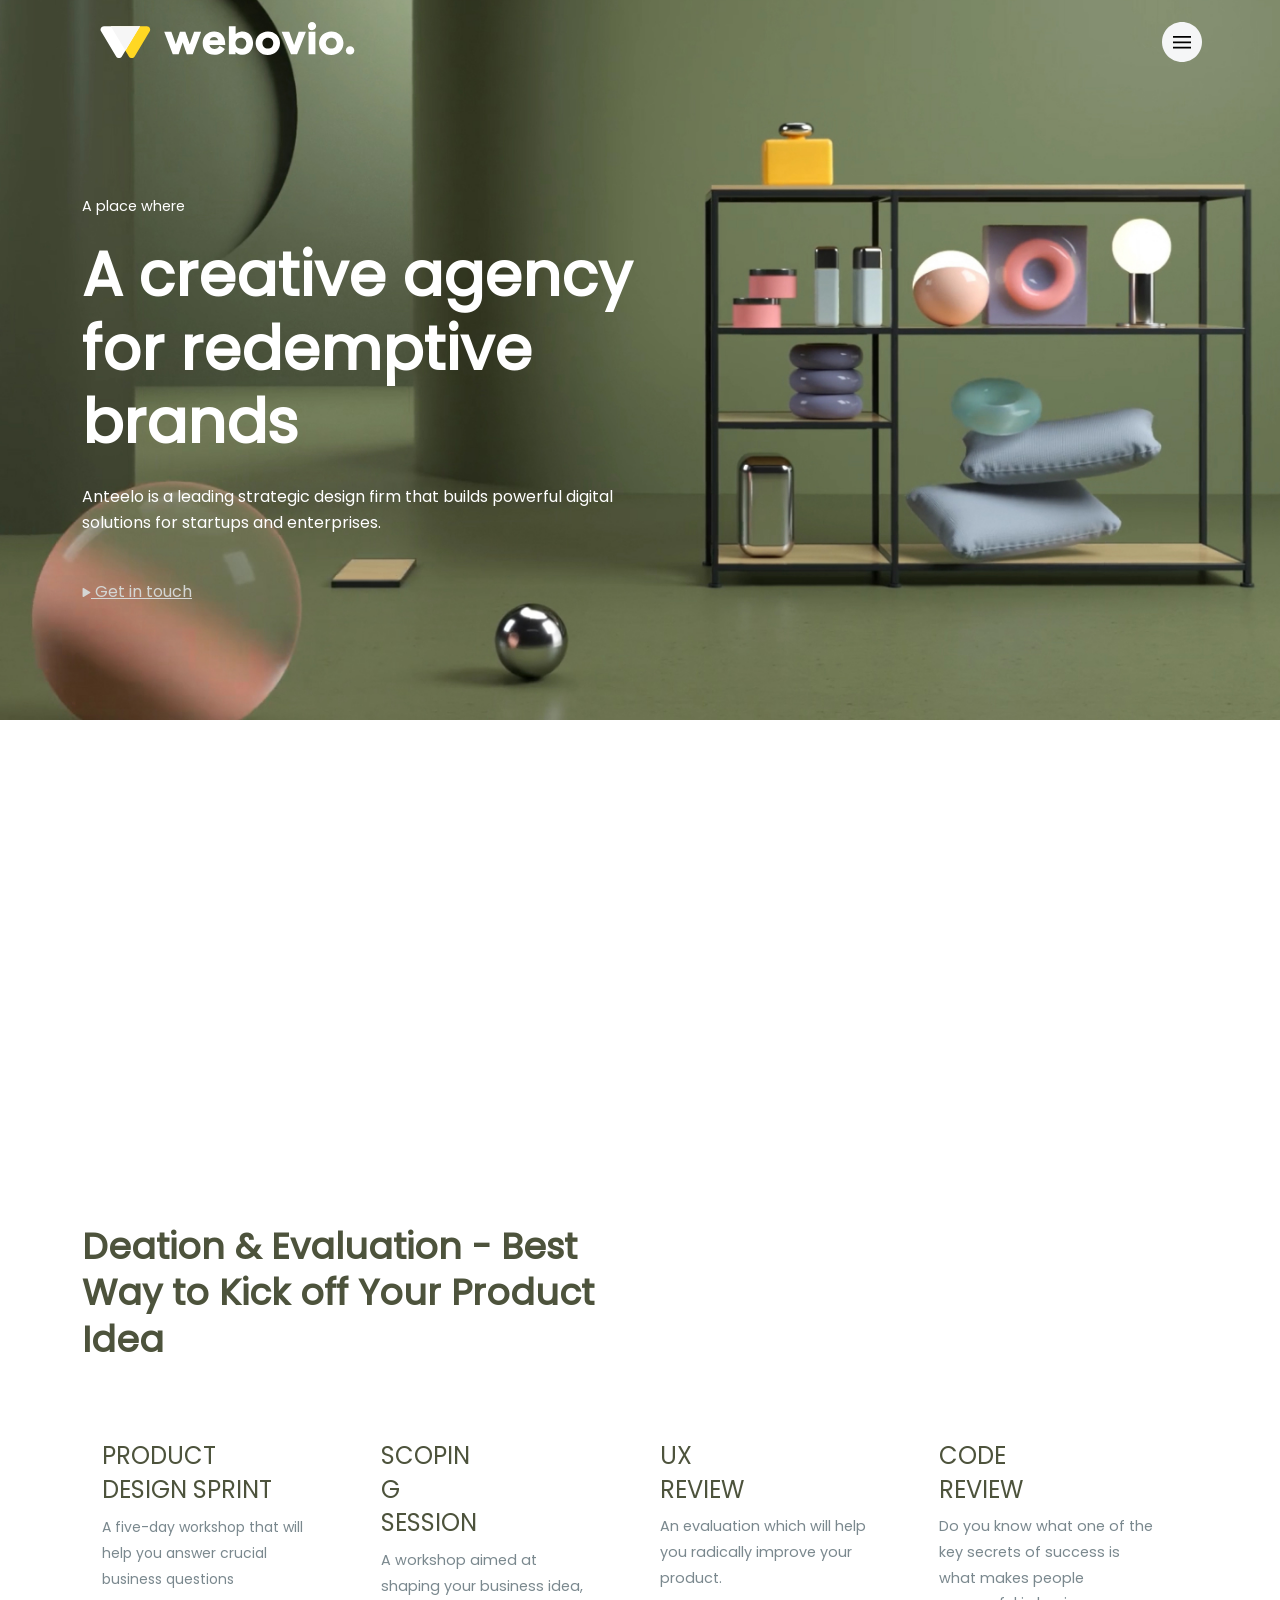
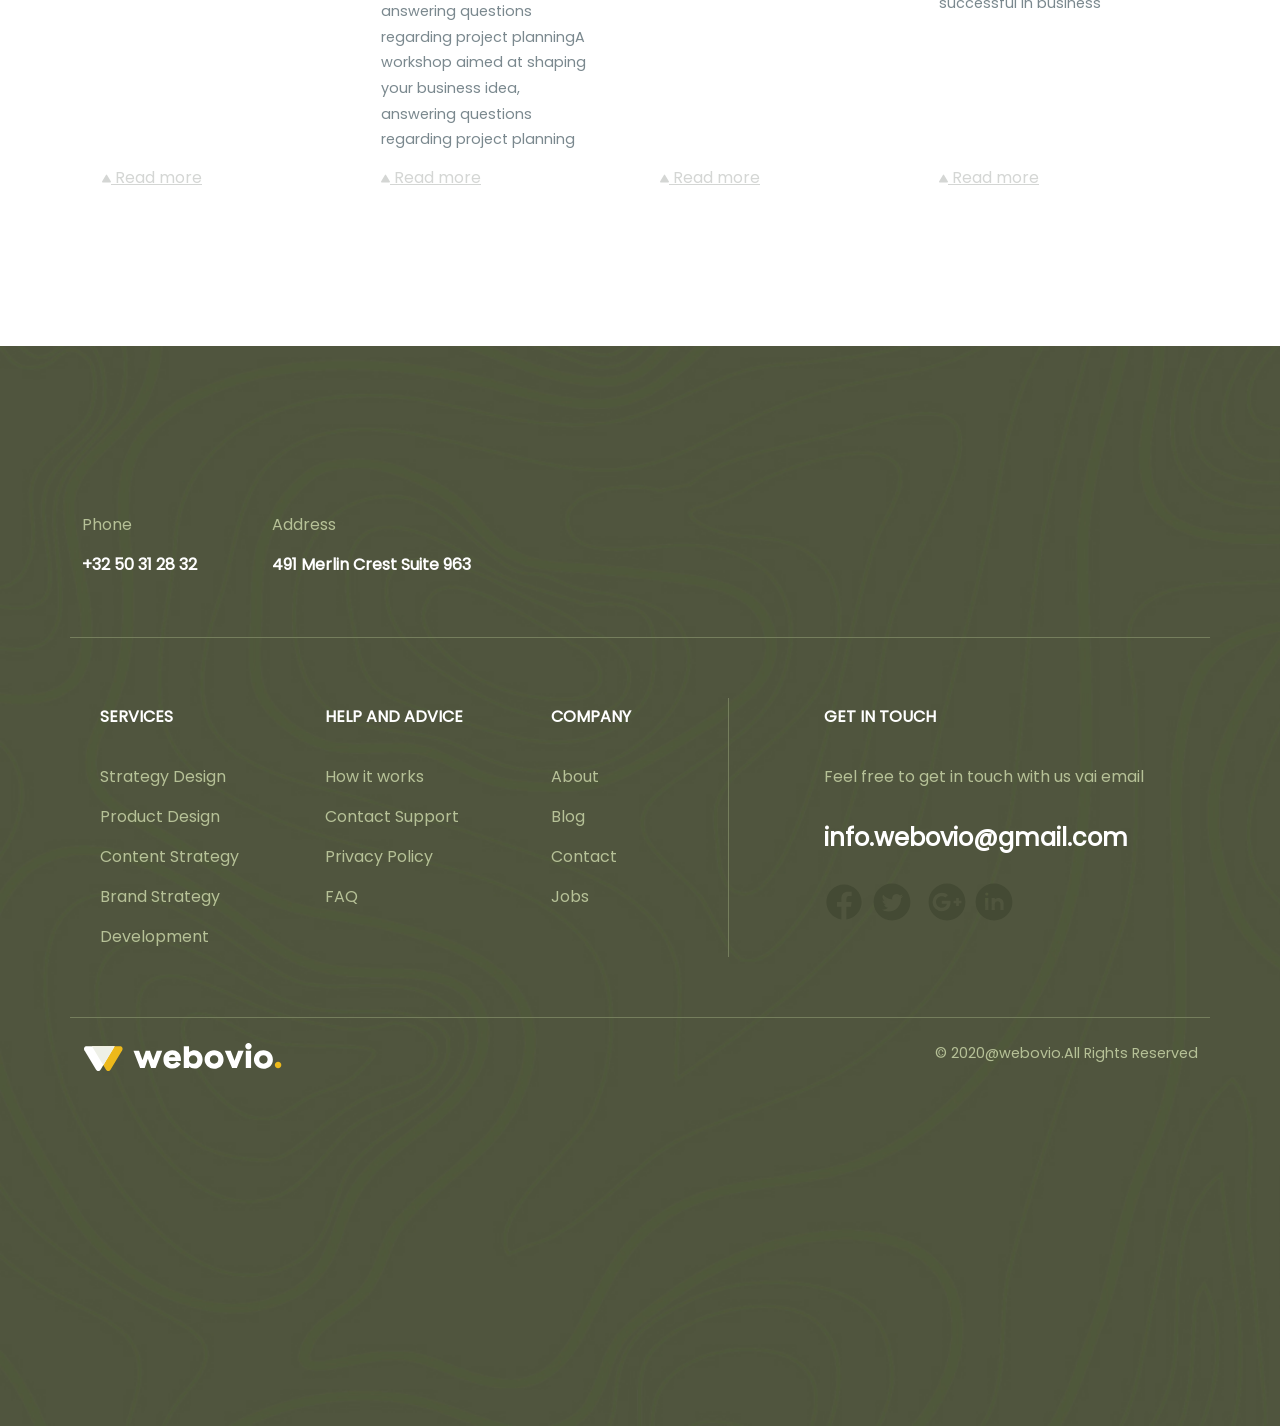
<file: index.html>
<!DOCTYPE html>
<html lang="en">
<head>
    <meta charset="UTF-8">
    <meta http-equiv="X-UA-Compatible" content="IE=edge">
    <meta name="viewport" content="width=device-width, initial-scale=1.0">
    <title>Document</title>
    <link rel="stylesheet" href="./fonts/stylesheet.css">
    <link rel="stylesheet" href="./bootstrap-5.2.2-dist/css/bootstrap.min.css">
    <link rel="stylesheet" href="css/mystyles.css">
</head>
<body>
 <div class="image-fluid">
  <div class="container">
    <div class="row">
      <nav class="navbar navbar-light bg-light p-0">
        <div class="container">
          <a class="navbar-brand" href="#">
            <img src="./img/logo.svg" alt="" class="brand-size">
          </a>
         <div class="btn border-0">
          <svg width="40" height="40" class="menu-size" viewBox="0 0 40 40" fill="none" xmlns="http://www.w3.org/2000/svg">
            <path d="M20 40C31.0457 40 40 31.0457 40 20C40 8.9543 31.0457 0 20 0C8.9543 0 0 8.9543 0 20C0 31.0457 8.9543 40 20 40Z" fill="#F5F6F7"/>
            <path fill-rule="evenodd" clip-rule="evenodd" d="M11 14V15.8H29V14H11ZM11 19.4V21.2H29V19.4H11ZM11 26.6V24.8H29V26.6H11Z" fill="black"/>
            </svg>
         </div>
        </div>
      </nav>
      <div id="body">
        <div class="mytext">A place where</div>
        <div class="col-lg-6 col-md-8 col-sm-8 myheading"> A creative agency for redemptive brands</div>
        <div class="mytext2 col-6">Anteelo is a leading strategic design firm that builds powerful digital solutions for startups and enterprises.</div>
          <a href="#" class="card-link"><div class="bi bi-triangle-fill d-inline ">
            <svg xmlns="http://www.w3.org/2000/svg" class="triangle" width="9" height="13" fill="currentColor" class="bi bi-triangle-fill" viewBox="0 0 16 16">
              <path fill-rule="evenodd" d="M7.022 1.566a1.13 1.13 0 0 1 1.96 0l6.857 11.667c.457.778-.092 1.767-.98 1.767H1.144c-.889 0-1.437-.99-.98-1.767L7.022 1.566z"/>
            </svg></div> Get in touch</a>
      </div>
    </div>
  </div>
 </div>
 <div class="container mt-5 mb-5">
  <div class="row" id="body2">
    <div class="col-lg-6 col-md-12 col-sm-12" id="h1">Deation & Evaluation - Best Way to Kick off Your Product Idea</div>
    <div class="row">
      <div class="card col-lg-3 col-md-6 col-sm-12 border-0">
        <div class="card-body d-flex flex-column">
          <h5 class="card-title col-10">Product Design Sprint</h5>
          <p class="card-text" id="grey">A five-day workshop that will help you answer crucial business questions</p>
          <a href="#" class="card-link mt-auto"><div class="bi bi-triangle-fill d-inline ">
            <svg xmlns="http://www.w3.org/2000/svg" class="bii" width="9" height="13" fill="currentColor" class="bi bi-triangle-fill" viewBox="0 0 16 16">
              <path fill-rule="evenodd" d="M7.022 1.566a1.13 1.13 0 0 1 1.96 0l6.857 11.667c.457.778-.092 1.767-.98 1.767H1.144c-.889 0-1.437-.99-.98-1.767L7.022 1.566z"/>
            </svg></div> Read more</a>
        </div>
      </div>
      <div class="card col-lg-3 col-md-6 col-sm-12  border-0">
        <div class="card-body d-flex flex-column">
          <h5 class="card-title col-6">Scoping Session</h5>
          <p class="card-text" id="grey-bold">A workshop aimed at shaping your business idea, answering questions regarding project planningA workshop aimed at shaping your business idea, answering questions regarding project planning</p>
          <a href="#" class="card-link mt-auto"><div class="bi bi-triangle-fill d-inline ">
            <svg xmlns="http://www.w3.org/2000/svg" class="bii" width="9" height="13" fill="currentColor" class="bi bi-triangle-fill" viewBox="0 0 16 16">
              <path fill-rule="evenodd" d="M7.022 1.566a1.13 1.13 0 0 1 1.96 0l6.857 11.667c.457.778-.092 1.767-.98 1.767H1.144c-.889 0-1.437-.99-.98-1.767L7.022 1.566z"/>
            </svg></div> Read more</a>
        </div>
      </div>
      <div class="card col-lg-3 col-md-6 col-sm-12  border-0">
        <div class="card-body d-flex flex-column">
          <h5 class="card-title col-6">UX Review</h5>
          <p class="card-text" id="grey-bold">An evaluation which will help you radically improve your product.</p>
          <a href="#" class="card-link mt-auto"><div class="bi bi-triangle-fill d-inline ">
            <svg xmlns="http://www.w3.org/2000/svg" class="bii" width="9" height="13" fill="currentColor" class="bi bi-triangle-fill" viewBox="0 0 16 16">
              <path fill-rule="evenodd" d="M7.022 1.566a1.13 1.13 0 0 1 1.96 0l6.857 11.667c.457.778-.092 1.767-.98 1.767H1.144c-.889 0-1.437-.99-.98-1.767L7.022 1.566z"/>
            </svg></div> Read more</a>
        </div>
      </div>
      <div class="card col-lg-3 col-md-6 col-sm-12 col border-0">
        <div class="card-body d-flex flex-column">
          <h5 class="card-title col-6">Code Review</h5>
          <p class="card-text" id="grey-bold">Do you know what one of the key secrets of success 
            is what makes people successful in business</p>
            <a href="#" class="card-link mt-auto"><div class="bi bi-triangle-fill d-inline ">
              <svg xmlns="http://www.w3.org/2000/svg" class="bii" width="9" height="13" fill="currentColor" class="bi bi-triangle-fill" viewBox="0 0 16 16">
                <path fill-rule="evenodd" d="M7.022 1.566a1.13 1.13 0 0 1 1.96 0l6.857 11.667c.457.778-.092 1.767-.98 1.767H1.144c-.889 0-1.437-.99-.98-1.767L7.022 1.566z"/>
              </svg></div> Read more</a>
          </div>
      </div>
  
    </div>
  </div>
 </div>
 <div class="container-fluid bg-image pt-5">
  <div class="container">
    <div class="row" id="contacts">
      <div class="col-lg-2 col-md-5 col-sm-12">
        <div id="title">Phone</div>
        <div id="number">+32 50 31 28 32</div>
      </div>
      <div class="col-lg-3 col-md-5 col-sm-12">
        <div id="title">Address</div>
        <div id="number">491 Merlin Crest Suite 963</div>
      </div>
    </div>
    <div class="row border-top border-bottom justify-content-around" id="footer">
      <section class="col-lg-2 col-md-6 col-sm-12 ">
       <div id="headings">Services</div>
       <div id="line1">
         <p class="marg"><a href="" class="text-reset">Strategy Design</a></p>
         <p class="marg"><a href="" class="text-reset">Product Design</a></p>
         <p class="marg"><a href="" class="text-reset">Content Strategy</a></p>
         <p class="marg"><a href="" class="text-reset">Brand Strategy</a></p>
         <p class="marg"><a href="" class="text-reset">Development</a></p>
       </div>
      </section>
      <section class="col-lg-2 col-md-6 col-sm-12">
       <div id="headings">Help And Advice</div>
       <div id="line1">
        <p class="marg"><a href="" class="text-reset">How it works</a></p>
         <p class="marg"><a href="" class="text-reset">Contact Support</a></p>
         <p class="marg"><a href="" class="text-reset">Privacy Policy</a></p>
         <p class="marg"><a href="" class="text-reset">FAQ</a></p>
       </div>
      </section>
      <section class="col-lg-2 col-md-6 col-sm-12 border-end">
       <div id="headings">Company</div>
       <div id="line1">
        <p class="marg"><a href="" class="text-reset">About</a></p>
        <p class="marg"><a href="" class="text-reset">Blog</a></p>
        <p class="marg"><a href="" class="text-reset">Contact</a></p>
        <p class="marg"><a href="" class="text-reset">Jobs</a></p>
       </div>
      </section>
      <section class="col-lg-4 col-md-6 col-sm-12 ms-lg-5 ms-md-0 ms-sm-0">
       <div id="headings">Get in Touch</div>
       <div id="line1">Feel free to get in touch with us vai email</div>
       <div id="line2">info.webovio@gmail.com</div>
      <div class="d-flex gap-2">
        <div>
          <svg fill="#444A34" class="icon" xmlns="http://www.w3.org/2000/svg"  viewBox="0 0 50 50" width="40px" height="40px">
            <path d="M25,3C12.85,3,3,12.85,3,25c0,11.03,8.125,20.137,18.712,21.728V30.831h-5.443v-5.783h5.443v-3.848 c0-6.371,3.104-9.168,8.399-9.168c2.536,0,3.877,0.188,4.512,0.274v5.048h-3.612c-2.248,0-3.033,2.131-3.033,4.533v3.161h6.588 l-0.894,5.783h-5.694v15.944C38.716,45.318,47,36.137,47,25C47,12.85,37.15,3,25,3z"/></svg>
        </div>
        <div>
          <svg fill="#444A34" class="icon" xmlns="http://www.w3.org/2000/svg"  viewBox="0 0 50 50" width="40px" height="40px">  
            <path d="M25,2C12.317,2,2,12.317,2,25s10.317,23,23,23s23-10.317,23-23S37.683,2,25,2z M36.237,20.524 c0.01,0.236,0.016,0.476,0.016,0.717C36.253,28.559,30.68,37,20.491,37c-3.128,0-6.041-0.917-8.491-2.489 c0.433,0.052,0.872,0.077,1.321,0.077c2.596,0,4.985-0.884,6.879-2.37c-2.424-0.044-4.468-1.649-5.175-3.847 c0.339,0.065,0.686,0.1,1.044,0.1c0.505,0,0.995-0.067,1.458-0.195c-2.532-0.511-4.441-2.747-4.441-5.432c0-0.024,0-0.047,0-0.07 c0.747,0.415,1.6,0.665,2.509,0.694c-1.488-0.995-2.464-2.689-2.464-4.611c0-1.015,0.272-1.966,0.749-2.786 c2.733,3.351,6.815,5.556,11.418,5.788c-0.095-0.406-0.145-0.828-0.145-1.262c0-3.059,2.48-5.539,5.54-5.539 c1.593,0,3.032,0.672,4.042,1.749c1.261-0.248,2.448-0.709,3.518-1.343c-0.413,1.292-1.292,2.378-2.437,3.064 c1.122-0.136,2.188-0.432,3.183-0.873C38.257,18.766,37.318,19.743,36.237,20.524z"/>
          </svg>
        </div>
        <div>
        </div>
        <svg fill="#444A34" class="icon" width="38px" height="40px" xmlns="http://www.w3.org/2000/svg" viewBox="0 0 512 512"><path d="M256,8C119.1,8,8,119.1,8,256S119.1,504,256,504,504,392.9,504,256,392.9,8,256,8ZM185.3,380a124,124,0,0,1,0-248c31.3,0,60.1,11,83,32.3l-33.6,32.6c-13.2-12.9-31.3-19.1-49.4-19.1-42.9,0-77.2,35.5-77.2,78.1S142.3,334,185.3,334c32.6,0,64.9-19.1,70.1-53.3H185.3V238.1H302.2a109.2,109.2,0,0,1,1.9,20.7c0,70.8-47.5,121.2-118.8,121.2ZM415.5,273.8v35.5H380V273.8H344.5V238.3H380V202.8h35.5v35.5h35.2v35.5Z"/></svg>
        <div>
          <svg fill="#444A34" class="icon" xmlns="http://www.w3.org/2000/svg"  viewBox="0 0 50 50" width="40px" height="40px">   
            <path d="M25,2C12.318,2,2,12.317,2,25s10.318,23,23,23s23-10.317,23-23S37.682,2,25,2z M18,35h-4V20h4V35z M16,17 c-1.105,0-2-0.895-2-2c0-1.105,0.895-2,2-2s2,0.895,2,2C18,16.105,17.105,17,16,17z M37,35h-4v-5v-2.5c0-1.925-1.575-3.5-3.5-3.5 S26,25.575,26,27.5V35h-4V20h4v1.816C27.168,20.694,28.752,20,30.5,20c3.59,0,6.5,2.91,6.5,6.5V35z"/>
          </svg>
        </div>
      </div>
      </section>
     </div> 
     <div class="d-flex justify-content-between" id="foot">
      <div><svg width="200" height="31" viewBox="0 0 200 31" fill="none" xmlns="http://www.w3.org/2000/svg">
        <path fill-rule="evenodd" clip-rule="evenodd" d="M166.41 6.39699C164.676 6.39699 163.282 5.00387 163.282 3.21271C163.282 1.44998 164.704 0 166.467 0C168.229 0 169.679 1.39312 169.679 3.15585C169.679 4.94701 168.229 6.39699 166.41 6.39699ZM101.786 25.1046V3.32644H107.046V9.29696C107.046 9.29696 109.377 7.30679 112.419 7.30679C117.565 7.30679 120.607 11.6567 120.607 16.4047C120.607 21.2664 117.508 25.5311 112.59 25.5311C110.287 25.5311 108.581 24.8772 106.961 23.285V25.1046H101.786ZM90.4989 25.5311C85.1255 25.5311 81.4294 22.2615 81.4294 16.4047C81.4294 11.1165 85.2108 7.30679 90.3568 7.30679C95.3891 7.30679 98.943 10.6332 98.943 16.8596L98.9441 17.0109C98.9455 17.099 98.9478 17.179 98.9499 17.2554V17.2555V17.2557V17.2558V17.2559V17.2561V17.2561V17.2562V17.2562C98.956 17.4697 98.9613 17.6553 98.943 17.9116H86.6608C87.1156 19.987 88.7647 20.9821 90.7548 20.9821C92.39 20.9821 93.4944 19.8953 94.3779 18.7702L94.5362 18.5655C94.5362 18.5655 97.1143 20.052 98.3239 20.7787L98.6587 20.9821C97.1234 23.7115 94.1666 25.5311 90.4989 25.5311ZM58.1444 25.1046L51.4915 7.64796H57.064L60.5326 17.3145L63.7169 7.64796H67.9531L71.308 17.3714L74.7481 7.64796H80.2353L73.6678 25.1046H69.0903L65.8492 15.7224L62.7218 25.1046H58.1444ZM90.2999 11.742C91.9489 11.742 92.8587 12.5381 93.4842 14.2155H86.8598C87.5137 12.595 88.5088 11.742 90.2999 11.742ZM111.225 12.1969C113.613 12.1969 115.348 14.0734 115.348 16.291C115.348 18.7645 114.04 20.84 111.453 20.84C108.695 20.84 106.904 19.1057 106.904 16.4047C106.904 13.8744 108.752 12.1969 111.225 12.1969ZM132.037 25.7017C126.692 25.7017 122.598 21.3233 122.598 16.4616C122.598 11.2303 126.777 7.30679 132.15 7.30679C137.439 7.30679 141.561 11.1165 141.561 16.3763C141.561 21.6929 137.723 25.7017 132.037 25.7017ZM132.122 12.2822C134.596 12.2822 136.301 14.0449 136.301 16.291C136.301 19.0204 134.709 20.6978 132.094 20.6978C129.677 20.6978 127.886 18.8782 127.886 16.5469C127.886 14.1587 129.563 12.2822 132.122 12.2822ZM154.838 25.1046H150.119L142.812 7.64796H148.726L152.536 17.8547L156.118 7.64796H161.69L154.838 25.1046ZM169.082 7.64796H163.794V25.1046H169.082V7.64796ZM171.926 16.4616C171.926 21.3233 176.02 25.7017 181.365 25.7017C187.051 25.7017 190.889 21.6929 190.889 16.3763C190.889 11.1165 186.767 7.30679 181.478 7.30679C176.105 7.30679 171.926 11.2303 171.926 16.4616ZM185.629 16.291C185.629 14.0449 183.923 12.2822 181.45 12.2822C178.891 12.2822 177.214 14.1587 177.214 16.5469C177.214 18.8782 179.005 20.6978 181.422 20.6978C184.037 20.6978 185.629 19.0204 185.629 16.291Z" fill="white"/>
        <path d="M196.064 18.8079C197.855 18.8079 199.333 20.2863 199.333 22.0774C199.333 23.8686 197.855 25.347 196.064 25.347C194.272 25.347 192.794 23.8686 192.794 22.0774C192.794 20.2863 194.272 18.8079 196.064 18.8079Z" fill="#EDB91B"/>
        <path fill-rule="evenodd" clip-rule="evenodd" d="M28.5057 26.8209C27.4945 28.5064 25.0518 28.5064 24.0405 26.8209L9.94117 3.32202L38.0065 3.32202C40.0303 3.32202 41.2804 5.52983 40.2391 7.26522L28.5057 26.8209Z" fill="#EDB91B"/>
        <path fill-rule="evenodd" clip-rule="evenodd" d="M14.0993 26.8209C15.1106 28.5064 17.5533 28.5064 18.5646 26.8209L32.6639 3.32202L4.59853 3.32202C2.57474 3.32202 1.32469 5.52983 2.36592 7.26522L14.0993 26.8209Z" fill="white"/>
        <path fill-rule="evenodd" clip-rule="evenodd" d="M9.94119 3.32202H32.6639L21.3034 22.2576L9.94119 3.32202Z" fill="#EEF0E7"/>
        </svg></div>
      <div id="line3"> © 2020@webovio.All Rights Reserved </div>
     </div>
    </div>
 </div>
</body>
</html>
</file>
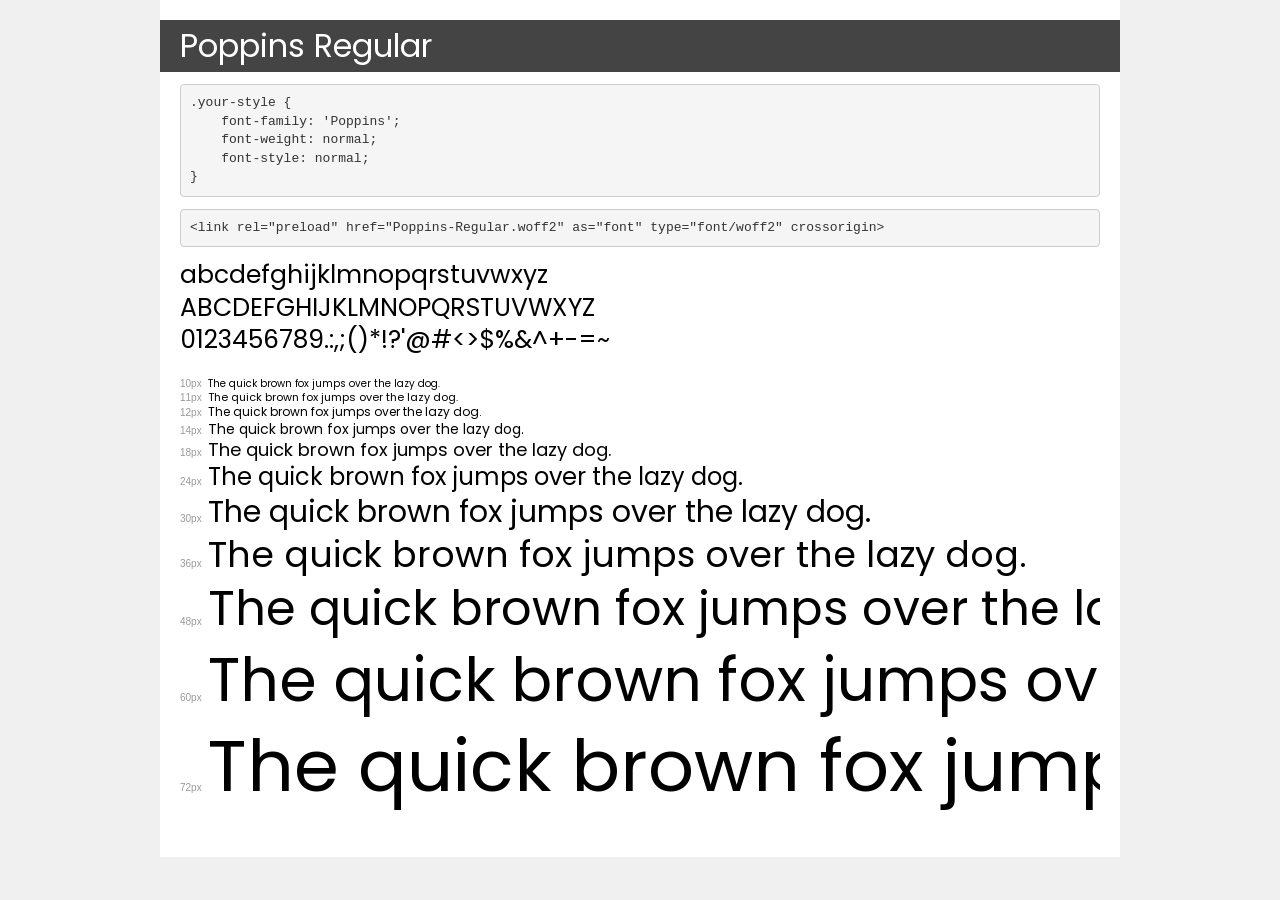
<file: fonts/demo.html>
<!DOCTYPE html>
<html lang="en">
<head>
    <meta charset="utf-8">
    <meta http-equiv="X-UA-Compatible" content="IE=edge">
    <meta name="viewport" content="width=device-width, initial-scale=1">
    <meta name="robots" content="noindex, noarchive">
    <meta name="format-detection" content="telephone=no">
    <title>Transfonter demo</title>
    <link href="stylesheet.css" rel="stylesheet">
    <style>
        /*
        http://meyerweb.com/eric/tools/css/reset/
        v2.0 | 20110126
        License: none (public domain)
        */
        html, body, div, span, applet, object, iframe,
        h1, h2, h3, h4, h5, h6, p, blockquote, pre,
        a, abbr, acronym, address, big, cite, code,
        del, dfn, em, img, ins, kbd, q, s, samp,
        small, strike, strong, sub, sup, tt, var,
        b, u, i, center,
        dl, dt, dd, ol, ul, li,
        fieldset, form, label, legend,
        table, caption, tbody, tfoot, thead, tr, th, td,
        article, aside, canvas, details, embed,
        figure, figcaption, footer, header, hgroup,
        menu, nav, output, ruby, section, summary,
        time, mark, audio, video {
            margin: 0;
            padding: 0;
            border: 0;
            font-size: 100%;
            font: inherit;
            vertical-align: baseline;
        }
        /* HTML5 display-role reset for older browsers */
        article, aside, details, figcaption, figure,
        footer, header, hgroup, menu, nav, section {
            display: block;
        }
        body {
            line-height: 1;
        }
        ol, ul {
            list-style: none;
        }
        blockquote, q {
            quotes: none;
        }
        blockquote:before, blockquote:after,
        q:before, q:after {
            content: '';
            content: none;
        }
        table {
            border-collapse: collapse;
            border-spacing: 0;
        }
        /* demo styles */
        body {
            background: #f0f0f0;
            color: #000;
        }
        .page {
            background: #fff;
            width: 920px;
            margin: 0 auto;
            padding: 20px 20px 0 20px;
            overflow: hidden;
        }
        .font-container {
            overflow-x: auto;
            overflow-y: hidden;
            margin-bottom: 40px;
            line-height: 1.3;
            white-space: nowrap;
            padding-bottom: 5px;
        }
        h1 {
            position: relative;
            background: #444;
            font-size: 32px;
            color: #fff;
            padding: 10px 20px;
            margin: 0 -20px 12px -20px;
        }
        .letters {
            font-size: 25px;
            margin-bottom: 20px;
        }
        .s10:before {
            content: '10px';
        }
        .s11:before {
            content: '11px';
        }
        .s12:before {
            content: '12px';
        }
        .s14:before {
            content: '14px';
        }
        .s18:before {
            content: '18px';
        }
        .s24:before {
            content: '24px';
        }
        .s30:before {
            content: '30px';
        }
        .s36:before {
            content: '36px';
        }
        .s48:before {
            content: '48px';
        }
        .s60:before {
            content: '60px';
        }
        .s72:before {
            content: '72px';
        }
        .s10:before, .s11:before, .s12:before, .s14:before,
        .s18:before, .s24:before, .s30:before, .s36:before,
        .s48:before, .s60:before, .s72:before {
            font-family: Arial, sans-serif;
            font-size: 10px;
            font-weight: normal;
            font-style: normal;
            color: #999;
            padding-right: 6px;
        }
        pre {
            display: block;
            padding: 9px;
            margin: 0 0 12px;
            font-family: Monaco, Menlo, Consolas, "Courier New", monospace;
            font-size: 13px;
            line-height: 1.428571429;
            color: #333;
            font-weight: normal;
            font-style: normal;
            background-color: #f5f5f5;
            border: 1px solid #ccc;
            overflow-x: auto;
            border-radius: 4px;
        }
        /* responsive */
        @media (max-width: 959px) {
            .page {
                width: auto;
                margin: 0;
            }
        }
    </style>
</head>
<body>
<div class="page">
    <div class="demo">
        <h1 style="font-family: 'Poppins'; font-weight: normal; font-style: normal;">Poppins Regular</h1>
        <pre title="Usage">.your-style {
    font-family: 'Poppins';
    font-weight: normal;
    font-style: normal;
}</pre>
        <pre title="Preload (optional)">
&lt;link rel=&quot;preload&quot; href=&quot;Poppins-Regular.woff2&quot; as=&quot;font&quot; type=&quot;font/woff2&quot; crossorigin&gt;</pre>
        <div class="font-container" style="font-family: 'Poppins'; font-weight: normal; font-style: normal;">
            <p class="letters">
                abcdefghijklmnopqrstuvwxyz<br>
ABCDEFGHIJKLMNOPQRSTUVWXYZ<br>
                0123456789.:,;()*!?'@#&lt;&gt;$%&^+-=~
            </p>
            <p class="s10" style="font-size: 10px;">The quick brown fox jumps over the lazy dog.</p>
            <p class="s11" style="font-size: 11px;">The quick brown fox jumps over the lazy dog.</p>
            <p class="s12" style="font-size: 12px;">The quick brown fox jumps over the lazy dog.</p>
            <p class="s14" style="font-size: 14px;">The quick brown fox jumps over the lazy dog.</p>
            <p class="s18" style="font-size: 18px;">The quick brown fox jumps over the lazy dog.</p>
            <p class="s24" style="font-size: 24px;">The quick brown fox jumps over the lazy dog.</p>
            <p class="s30" style="font-size: 30px;">The quick brown fox jumps over the lazy dog.</p>
            <p class="s36" style="font-size: 36px;">The quick brown fox jumps over the lazy dog.</p>
            <p class="s48" style="font-size: 48px;">The quick brown fox jumps over the lazy dog.</p>
            <p class="s60" style="font-size: 60px;">The quick brown fox jumps over the lazy dog.</p>
            <p class="s72" style="font-size: 72px;">The quick brown fox jumps over the lazy dog.</p>
        </div>
    </div>

</div>
</body>
</html>
</file>
<file: fonts/stylesheet.css>
@font-face {
    font-family: 'Poppins';
    src: url('Poppins-Regular.eot');
    src: url('Poppins-Regular.eot?#iefix') format('embedded-opentype'),
        url('Poppins-Regular.woff2') format('woff2'),
        url('Poppins-Regular.woff') format('woff'),
        url('Poppins-Regular.ttf') format('truetype'),
        url('Poppins-Regular.svg#Poppins-Regular') format('svg');
    font-weight: normal;
    font-style: normal;
    font-display: swap;
}
</file>
<file: css/mystyles.css>
:root {
    --white: #FFFFFF;
    --brown: #4D533C;
    --grey: #21384299;
    --yellow:#FFD723;
    --footer-color: #B6C197;
    --light-grey:#D4D6D4;
    --dark-icons:  #444A34;
    --border: #757e5d;
}

.bg-light {
    background-color: transparent !important;
}
.image-fluid{
    background-image: url(../img/main-bg-img.jpg);
    background-repeat: no-repeat;
    min-height: 120vh;
    background-size: contain;
}
.mytext{
    height: 1.3rem;
    font-family: 'Poppins';
    font-style: normal;
    font-weight: 400;
    font-size: 0.9rem;
    line-height: 1.3rem;
    color: var(--white);
    margin-bottom: 1.4rem;
}
.myheading{
    font-family: 'Poppins';
    font-style: normal;
    font-weight: 700;
    font-size: 3.75rem;
    line-height: 4.6rem;
    color: var(--white);
    margin-bottom: 1.5rem;
}
.mytext2{
    font-family: 'Poppins';
    font-style: normal;
    font-weight: 400;
    font-size: 1rem;
    line-height: 1.6rem;
    color: var(--white);
    margin-bottom: 2.8rem;
}
.card-link{
    font-family: 'Poppins';
    font-style: normal;
    font-weight: 400;
    font-size: 1rem;
    line-height: 1.1rem;
    color: var(--light-grey);
}
.card-link:hover {
    color: var(--yellow);
  }

#h1{
    font-family: 'Poppins';
    font-style: normal;
    font-weight: 700;
    font-size: 2.25rem;    
    line-height: 2.9rem;
    color: var(--brown);
    margin-bottom: 3.75rem;
}
.card-title{
    font-family: 'Poppins';
    font-style: normal;
    font-weight: 500;
    font-size: 1.5rem;
    line-height: 2.1rem;
    text-transform: uppercase;
    color: var(--brown);
}
#grey{
    font-family: 'Poppins';
    font-style: normal;
    font-weight: 400;
    font-size: 14px;
    line-height: 26px;
    color: var(--grey);
}
#grey-bold{
    font-family: 'Poppins';
    font-style: normal;
    font-weight: 500;
    font-size: 0.9rem;
    line-height: 1.6rem;
    color: var(--grey);
} 
.bg-image{
    background-image: url(../img/footer-bg.jpg);
    background-repeat: no-repeat;
    min-height: 120vh;
    background-size: cover;
}
#number{
    font-family: 'Poppins';
    font-style: normal;
    font-weight: 700;
    font-size: 1rem;
    line-height: 2.5rem;
    color: var(--white);
}
#title{
    font-family: 'Poppins';
    font-style: normal;
    font-weight: 400;
    font-size: 1rem;
    line-height: 2.5rem;
    color: var(--footer-color);
}
#headings{
    font-family: 'Poppins';
    font-style: normal;
    font-weight: 600;
    font-size: 1rem;
    line-height: 2.4rem;
    text-transform: uppercase;
    color: var(--white);
    margin-bottom: 1.3rem;
}
#line1{
    font-family: 'Poppins';
    font-style: normal;
    font-weight: 400;
    font-size: 1rem;
    line-height: 2.5rem;
    color: var(--footer-color)!important;
}
#line2{
    font-family: 'Poppins';
    font-style: normal;
    font-weight: 700;
    font-size: 1.5rem;
    line-height: 2.4rem;
    color: var(--white);
    margin: 1.4rem auto 1.5rem auto;
}
#line3{
    font-family: 'Poppins';
    font-style: normal;
    font-weight: 400;
    font-size: 0.9rem;
    line-height: 1.3rem;
    color: var(--footer-color);
}
.navbar{
    margin: 1rem;
}
#body{
    margin-top: 7rem;
    margin-bottom: 13rem;
}
#body2{
    margin-top: 9rem;
    margin-bottom: 9rem;
}
.card{
    padding-left: 1rem;
    padding-right: 1rem;
}

#contacts{
    margin-bottom: 3.25rem;
    margin-top: 6.9rem;
}
#footer{
    padding-top: 3.75rem;
    padding-bottom: 3.75rem;
}
.triangle{
    transform: rotate(90deg);
}
#foot{
    margin-top: 1.6rem;
}
.size{
    width: 40px;
    background-color: var(--dark-icons);
}
.size2{
    width: 40px;
    background-color: var(--yellow);
}
.border-top, .border-end, .border-bottom{
    border-color: var(--border) !important;
}
@media (max-width: 990px){
    .image-fluid{
        background-size: cover;
}
    .border-end{
        border-right: none !important;
    }
    .brand-size{
        width: 220px;
       
    }
    .menu-size{
        width: 35px;
        
    }
    #line3{
        font-size: 0.8rem;
        width: 13em;
    }
    .myheading{
        font-size: 3.5rem;
    }
    #h1{
        font-size: 2rem ;
    }
   
}

@media (max-width: 700px){
    .image-fluid{
        background-size: cover;

}
.border-end{
    border-right: none !important;
}
.brand-size{
    width: 220px;
   
}
.menu-size{
    width: 35px;
    
}
#line3{
    font-size: 0.8rem;
    width: 13em;
}
#line3{
    font-size: 0.8rem;
    width: 13em;
}
.myheading{
    font-size: 3.5rem;
}
#h1{
    font-size: 2rem ;
}
}

.col-md-6, .col-sm-12{
    flex-direction: row;
}
.border-end{
    border-left: 1px var(--border);
}
.icon:hover{
    fill: #FFD723;
}
.text-reset {
    color: inherit!important;
    text-decoration: none;
}
.marg{
    margin-bottom: 0rem !important;
}
</file>
